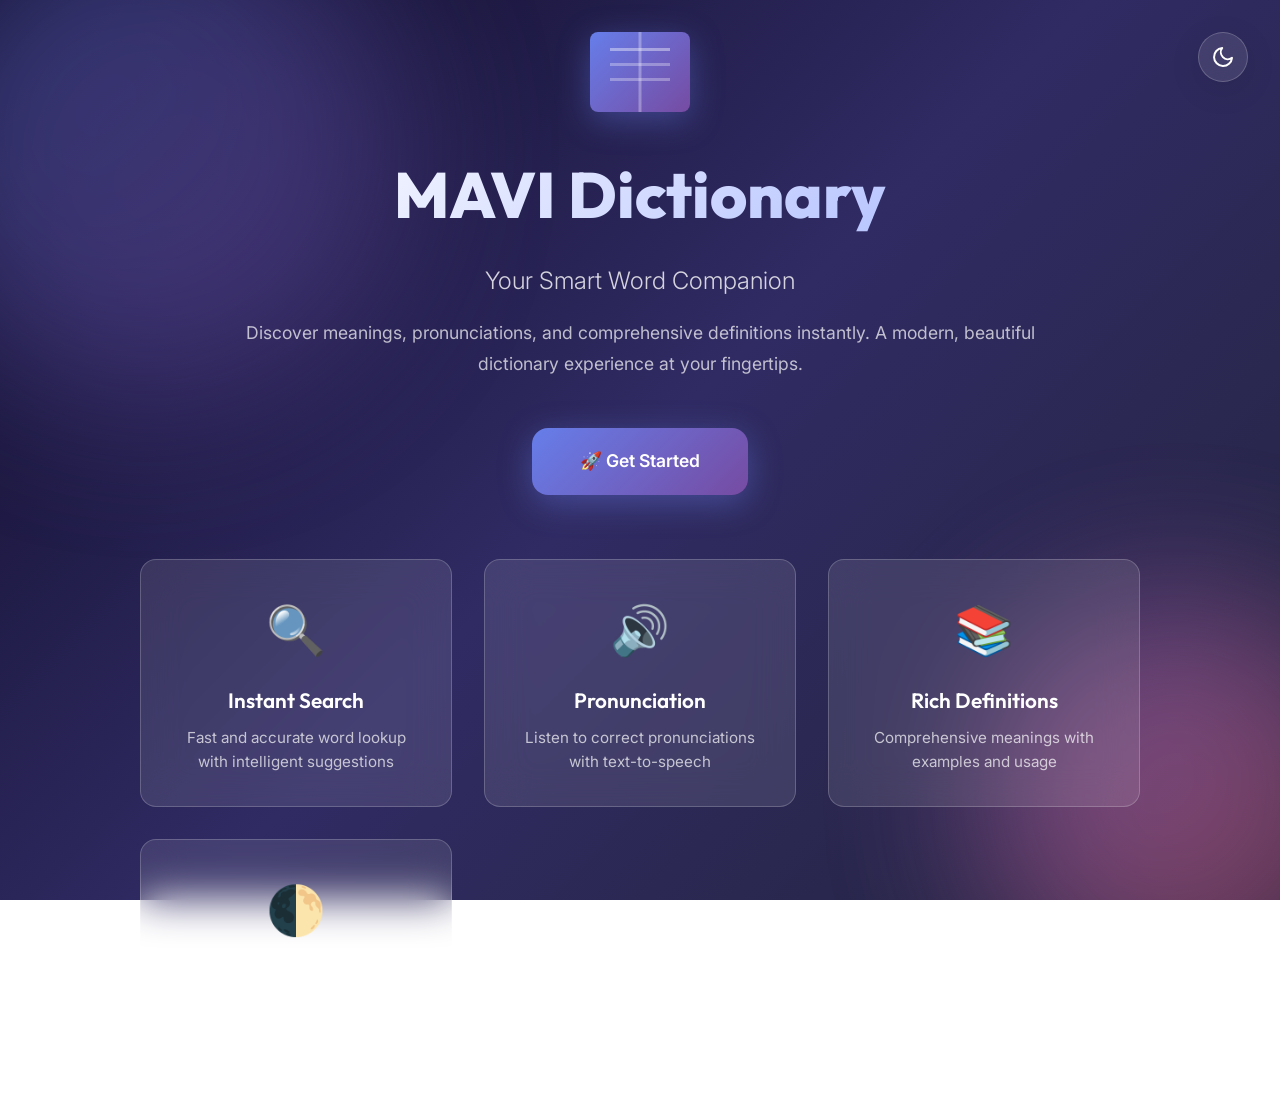
<file: index.html>
<!DOCTYPE html>
<html lang="en">
<head>
    <meta charset="UTF-8">
    <meta name="viewport" content="width=device-width, initial-scale=1.0">
    <meta name="description" content="MAVI Dictionary - Your modern, feature-rich dictionary application for word lookup, pronunciation, and definitions">
    <meta name="keywords" content="dictionary, word lookup, pronunciation, definitions, mavi dictionary">
    <meta name="author" content="MAVI Dictionary">
    <meta name="theme-color" content="#6366f1">
    
    <title>📖MAVI Dictionary - Your Smart Word Companion</title>
    
    <!-- Favicon -->
    <link rel="icon" type="image/svg+xml" href="data:image/svg+xml,<svg xmlns='http://www.w3.org/2000/svg' viewBox='0 0 100 100'><text y='.9em' font-size='90'>📖</text></svg>">
    
    <!-- Google Fonts -->
    <link rel="preconnect" href="https://fonts.googleapis.com">
    <link rel="preconnect" href="https://fonts.gstatic.com" crossorigin>
    <link href="https://fonts.googleapis.com/css2?family=Inter:wght@300;400;500;600;700;800&family=Outfit:wght@300;400;500;600;700;800&display=swap" rel="stylesheet">
    
    <style>
        /* Reset & Variables */
        * {
            margin: 0;
            padding: 0;
            box-sizing: border-box;
        }

        :root {
            --primary: #667eea;
            --secondary: #764ba2;
            --accent: #4facfe;
            --bg-gradient: linear-gradient(135deg, #0f0c29 0%, #302b63 50%, #24243e 100%);
            --glass-bg: rgba(255, 255, 255, 0.1);
            --glass-border: rgba(255, 255, 255, 0.2);
            --spacing: 2rem;
            --radius: 16px;
            --transition: 0.3s ease;
        }

        /* Light Theme */
        body.light-theme {
            --bg-gradient: linear-gradient(135deg, #e0e7ff 0%, #f0f4f8 50%, #e0e7ff 100%);
            --glass-bg: rgba(255, 255, 255, 0.7);
            --glass-border: rgba(0, 0, 0, 0.1);
            color: #1a202c;
        }

        body.light-theme h1 {
            background: linear-gradient(135deg, #667eea, #764ba2);
            -webkit-background-clip: text;
            -webkit-text-fill-color: transparent;
            background-clip: text;
        }

        body.light-theme .tagline,
        body.light-theme .description,
        body.light-theme .feature-text {
            color: #4a5568;
        }

        body.light-theme .orb {
            opacity: 0.2;
        }

        body {
            font-family: 'Inter', sans-serif;
            background: var(--bg-gradient);
            background-attachment: fixed;
            color: #ffffff;
            line-height: 1.6;
            overflow-x: hidden;
        }

        /* Background Animation */
        .bg-animation {
            position: fixed;
            top: 0;
            left: 0;
            width: 100%;
            height: 100%;
            z-index: 0;
            overflow: hidden;
            pointer-events: none;
        }

        .orb {
            position: absolute;
            border-radius: 50%;
            filter: blur(80px);
            opacity: 0.4;
            animation: float 20s infinite ease-in-out;
        }

        .orb-1 {
            width: 500px;
            height: 500px;
            background: linear-gradient(135deg, #667eea, #764ba2);
            top: -100px;
            left: -100px;
        }

        .orb-2 {
            width: 400px;
            height: 400px;
            background: linear-gradient(135deg, #f093fb, #f5576c);
            bottom: -100px;
            right: -100px;
            animation-delay: 7s;
        }

        @keyframes float {
            0%, 100% { transform: translate(0, 0) scale(1); }
            33% { transform: translate(50px, -50px) scale(1.1); }
            66% { transform: translate(-50px, 50px) scale(0.9); }
        }

        /* Container */
        .container {
            position: relative;
            z-index: 1;
            min-height: 100vh;
            display: flex;
            flex-direction: column;
            justify-content: center;
            align-items: center;
            padding: var(--spacing);
            text-align: center;
        }

        /* Hero Section */
        .hero {
            max-width: 800px;
            animation: fadeInUp 1s ease;
        }

        .logo {
            width: 100px;
            height: 80px;
            margin: 0 auto 2rem;
            background: linear-gradient(135deg, #667eea, #764ba2);
            border-radius: 8px;
            display: flex;
            align-items: center;
            justify-content: center;
            box-shadow: 0 8px 32px rgba(102, 126, 234, 0.4);
            position: relative;
            animation: bounce 2s infinite;
        }

        .logo::before {
            content: '';
            position: absolute;
            left: 50%;
            top: 0;
            width: 3px;
            height: 100%;
            background: rgba(255, 255, 255, 0.3);
            transform: translateX(-50%);
        }

        .logo::after {
            content: '';
            position: absolute;
            left: 50%;
            top: 20%;
            width: 60%;
            height: 3px;
            background: rgba(255, 255, 255, 0.4);
            transform: translateX(-50%);
            box-shadow: 0 15px 0 rgba(255, 255, 255, 0.3), 0 30px 0 rgba(255, 255, 255, 0.3);
        }

        @keyframes bounce {
            0%, 100% { transform: translateY(0); }
            50% { transform: translateY(-10px); }
        }

        h1 {
            font-family: 'Outfit', sans-serif;
            font-size: clamp(2.5rem, 6vw, 4rem);
            font-weight: 800;
            background: linear-gradient(135deg, #ffffff, #a8b8ff);
            -webkit-background-clip: text;
            -webkit-text-fill-color: transparent;
            background-clip: text;
            margin-bottom: 1rem;
            animation: fadeInUp 1s ease 0.2s backwards;
        }

        .tagline {
            font-size: clamp(1.1rem, 3vw, 1.5rem);
            color: rgba(255, 255, 255, 0.8);
            margin-bottom: 1rem;
            font-weight: 300;
            animation: fadeInUp 1s ease 0.4s backwards;
        }

        .description {
            font-size: 1.1rem;
            color: rgba(255, 255, 255, 0.7);
            margin-bottom: 3rem;
            line-height: 1.8;
            animation: fadeInUp 1s ease 0.6s backwards;
        }

        /* CTA Button */
        .cta-button {
            display: inline-block;
            padding: 1.2rem 3rem;
            background: linear-gradient(135deg, #667eea, #764ba2);
            color: #ffffff;
            text-decoration: none;
            border-radius: var(--radius);
            font-weight: 600;
            font-size: 1.1rem;
            box-shadow: 0 8px 32px rgba(102, 126, 234, 0.4);
            transition: all var(--transition);
            animation: fadeInUp 1s ease 0.8s backwards;
        }

        .cta-button:hover {
            transform: translateY(-5px) scale(1.05);
            box-shadow: 0 12px 48px rgba(102, 126, 234, 0.6);
        }

        .cta-button:active {
            transform: translateY(-2px) scale(1.02);
        }

        /* Features */
        .features {
            display: grid;
            grid-template-columns: repeat(auto-fit, minmax(250px, 1fr));
            gap: 2rem;
            max-width: 1000px;
            margin: 4rem auto 0;
            animation: fadeInUp 1s ease 1s backwards;
        }

        .feature-card {
            background: var(--glass-bg);
            backdrop-filter: blur(20px);
            -webkit-backdrop-filter: blur(20px);
            border: 1px solid var(--glass-border);
            border-radius: var(--radius);
            padding: 2rem;
            transition: all var(--transition);
        }

        .feature-card:hover {
            transform: translateY(-10px);
            border-color: rgba(255, 255, 255, 0.3);
            box-shadow: 0 12px 48px rgba(102, 126, 234, 0.3);
        }

        .feature-icon {
            font-size: 3rem;
            margin-bottom: 1rem;
            display: block;
        }

        .feature-title {
            font-family: 'Outfit', sans-serif;
            font-size: 1.3rem;
            font-weight: 600;
            margin-bottom: 0.5rem;
            color: #ffffff;
        }

        .feature-text {
            color: rgba(255, 255, 255, 0.7);
            font-size: 0.95rem;
        }

        /* Animations */
        @keyframes fadeInUp {
            from {
                opacity: 0;
                transform: translateY(30px);
            }
            to {
                opacity: 1;
                transform: translateY(0);
            }
        }

        body.light-theme .home-button svg {
            stroke: var(--primary-color);
        }

        /* Theme Toggle Button */
        .theme-toggle {
            position: fixed;
            top: 2rem;
            right: 2rem;
            z-index: 1000;
            width: 50px;
            height: 50px;
            border-radius: 50%;
            background: var(--glass-bg);
            backdrop-filter: blur(20px);
            -webkit-backdrop-filter: blur(20px);
            border: 1px solid var(--glass-border);
            box-shadow: 0 8px 32px rgba(0, 0, 0, 0.1);
            cursor: pointer;
            display: flex;
            align-items: center;
            justify-content: center;
            transition: all var(--transition);
        }

        .theme-toggle:hover {
            transform: scale(1.1) rotate(10deg);
            box-shadow: 0 12px 48px rgba(102, 126, 234, 0.4);
        }

        .theme-toggle:active {
            transform: scale(0.95);
        }

        .theme-toggle svg {
            width: 24px;
            height: 24px;
            stroke: #ffffff;
            transition: all var(--transition);
        }

        body.light-theme .theme-toggle svg {
            stroke: var(--primary);
        }

        .sun-icon {
            display: none;
        }

        .moon-icon {
            display: block;
        }

        body.light-theme .sun-icon {
            display: block;
        }

        body.light-theme .moon-icon {
            display: none;
        }

        /* Responsive */
        @media (max-width: 768px) {
            .container {
                padding: 1.5rem;
            }

            .features {
                grid-template-columns: 1fr;
                gap: 1.5rem;
                margin-top: 3rem;
            }

            .cta-button {
                padding: 1rem 2rem;
                width: 100%;
            }
        }
    </style>
</head>
<body>
    <!-- Background Animation -->
    <div class="bg-animation">
        <div class="orb orb-1"></div>
        <div class="orb orb-2"></div>
    </div>

    <!-- Theme Toggle Button -->
    <button id="theme-toggle" class="theme-toggle" aria-label="Toggle theme">
        <svg class="sun-icon" xmlns="http://www.w3.org/2000/svg" width="24" height="24" viewBox="0 0 24 24" fill="none" stroke="currentColor" stroke-width="2" stroke-linecap="round" stroke-linejoin="round">
            <circle cx="12" cy="12" r="5"></circle>
            <line x1="12" y1="1" x2="12" y2="3"></line>
            <line x1="12" y1="21" x2="12" y2="23"></line>
            <line x1="4.22" y1="4.22" x2="5.64" y2="5.64"></line>
            <line x1="18.36" y1="18.36" x2="19.78" y2="19.78"></line>
            <line x1="1" y1="12" x2="3" y2="12"></line>
            <line x1="21" y1="12" x2="23" y2="12"></line>
            <line x1="4.22" y1="19.78" x2="5.64" y2="18.36"></line>
            <line x1="18.36" y1="5.64" x2="19.78" y2="4.22"></line>
        </svg>
        <svg class="moon-icon" xmlns="http://www.w3.org/2000/svg" width="24" height="24" viewBox="0 0 24 24" fill="none" stroke="currentColor" stroke-width="2" stroke-linecap="round" stroke-linejoin="round">
            <path d="M21 12.79A9 9 0 1 1 11.21 3 7 7 0 0 0 21 12.79z"></path>
        </svg>
    </button>

    <!-- Main Container -->
    <div class="container">
        <!-- Hero Section -->
        <div class="hero">
            <div class="logo"></div>
            <h1>MAVI Dictionary</h1>
            <p class="tagline">Your Smart Word Companion</p>
            <p class="description">
                Discover meanings, pronunciations, and comprehensive definitions instantly. 
                A modern, beautiful dictionary experience at your fingertips.
            </p>
            <a href="app.html" class="cta-button">🚀 Get Started</a>
        </div>

        <!-- Features Section -->
        <div class="features">
            <div class="feature-card">
                <span class="feature-icon">🔍</span>
                <h3 class="feature-title">Instant Search</h3>
                <p class="feature-text">Fast and accurate word lookup with intelligent suggestions</p>
            </div>

            <div class="feature-card">
                <span class="feature-icon">🔊</span>
                <h3 class="feature-title">Pronunciation</h3>
                <p class="feature-text">Listen to correct pronunciations with text-to-speech</p>
            </div>

            <div class="feature-card">
                <span class="feature-icon">📚</span>
                <h3 class="feature-title">Rich Definitions</h3>
                <p class="feature-text">Comprehensive meanings with examples and usage</p>
            </div>

            <div class="feature-card">
                <span class="feature-icon">🌓</span>
                <h3 class="feature-title">Dark/Light Mode</h3>
                <p class="feature-text">Toggle between themes for comfortable reading</p>
            </div>
        </div>
    </div>

    <script>
        // Theme Toggle Functionality
        const themeToggle = document.getElementById('theme-toggle');
        
        // Load saved theme
        const savedTheme = localStorage.getItem('dictionary-theme');
        if (savedTheme === 'light') {
            document.body.classList.add('light-theme');
        }
        
        // Toggle theme on button click
        themeToggle.addEventListener('click', () => {
            document.body.classList.toggle('light-theme');
            const isLight = document.body.classList.contains('light-theme');
            localStorage.setItem('dictionary-theme', isLight ? 'light' : 'dark');
        });
    </script>
</body>
</html>
</file>
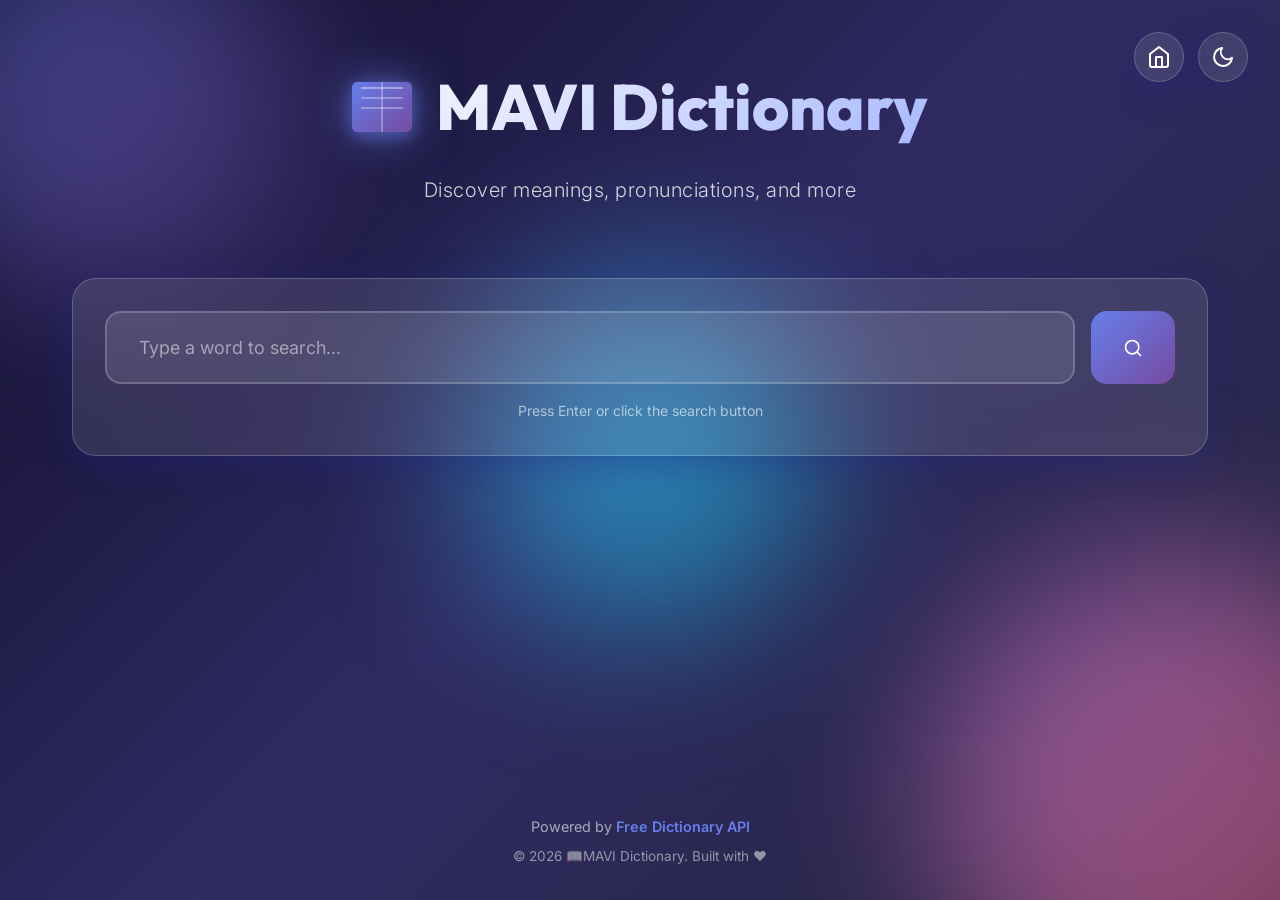
<file: app.html>
<!DOCTYPE html>
<html lang="en">
<head>
    <meta charset="UTF-8">
    <meta name="viewport" content="width=device-width, initial-scale=1.0">
    <meta name="description" content="A modern, accessible dictionary application with pronunciation audio and comprehensive word definitions">
    <meta name="keywords" content="dictionary, word lookup, pronunciation, definitions, synonyms">
    <meta name="author" content="MAVI Dictionary">
    <meta name="theme-color" content="#6366f1">
    
    <!-- SEO Meta Tags -->
    <title>📖MAVI Dictionary - Word Lookup & Pronunciation</title>
    
    <!-- Preconnect to API -->
    <link rel="preconnect" href="https://api.dictionaryapi.dev">
    
    <!-- Favicon -->
    <link rel="icon" type="image/svg+xml" href="data:image/svg+xml,<svg xmlns='http://www.w3.org/2000/svg' viewBox='0 0 100 100'><text y='.9em' font-size='90'>📖</text></svg>">
    
    <!-- Stylesheet -->
    <link rel="stylesheet" href="style.css">
    
    <!-- Google Fonts -->
    <link rel="preconnect" href="https://fonts.googleapis.com">
    <link rel="preconnect" href="https://fonts.gstatic.com" crossorigin>
    <link href="https://fonts.googleapis.com/css2?family=Inter:wght@300;400;500;600;700;800&family=Outfit:wght@300;400;500;600;700;800&display=swap" rel="stylesheet">
</head>
<body>
    <!-- Background Animation -->
    <div class="background-animation">
        <div class="orb orb-1"></div>
        <div class="orb orb-2"></div>
        <div class="orb orb-3"></div>
    </div>

    <!-- Main Container -->
    <div class="container">
        <!-- Theme Toggle Button -->
        <button id="theme-toggle" class="theme-toggle" aria-label="Toggle theme">
            <svg class="sun-icon" xmlns="http://www.w3.org/2000/svg" width="24" height="24" viewBox="0 0 24 24" fill="none" stroke="currentColor" stroke-width="2" stroke-linecap="round" stroke-linejoin="round">
                <circle cx="12" cy="12" r="5"></circle>
                <line x1="12" y1="1" x2="12" y2="3"></line>
                <line x1="12" y1="21" x2="12" y2="23"></line>
                <line x1="4.22" y1="4.22" x2="5.64" y2="5.64"></line>
                <line x1="18.36" y1="18.36" x2="19.78" y2="19.78"></line>
                <line x1="1" y1="12" x2="3" y2="12"></line>
                <line x1="21" y1="12" x2="23" y2="12"></line>
                <line x1="4.22" y1="19.78" x2="5.64" y2="18.36"></line>
                <line x1="18.36" y1="5.64" x2="19.78" y2="4.22"></line>
            </svg>
            <svg class="moon-icon" xmlns="http://www.w3.org/2000/svg" width="24" height="24" viewBox="0 0 24 24" fill="none" stroke="currentColor" stroke-width="2" stroke-linecap="round" stroke-linejoin="round">
                <path d="M21 12.79A9 9 0 1 1 11.21 3 7 7 0 0 0 21 12.79z"></path>
            </svg>
        </button>

        <!-- Home Button -->
        <a href="index.html" class="home-button" aria-label="Go to home">
            <svg xmlns="http://www.w3.org/2000/svg" width="24" height="24" viewBox="0 0 24 24" fill="none" stroke="currentColor" stroke-width="2" stroke-linecap="round" stroke-linejoin="round">
                <path d="m3 9 9-7 9 7v11a2 2 0 0 1-2 2H5a2 2 0 0 1-2-2z"></path>
                <polyline points="9 22 9 12 15 12 15 22"></polyline>
            </svg>
        </a>
        
        <!-- Header -->
        <header class="header">
            <div class="header-content">
                <h1 class="app-title">
                    <span class="icon book-icon"></span>
                    <span class="title-text">MAVI Dictionary</span>
                </h1>
                <p class="app-subtitle">Discover meanings, pronunciations, and more</p>
            </div>
        </header>

        <!-- Search Section -->
        <section class="search-section" role="search">
            <div class="search-container glass-card">
                <div class="search-input-wrapper">
                    <label for="search-input" class="sr-only">Search for a word</label>
                    <input 
                        type="text" 
                        id="search-input" 
                        class="search-input" 
                        placeholder="Type a word to search..."
                        aria-label="Search for a word"
                        autocomplete="off"
                        spellcheck="false"
                    >
                    <button 
                        id="search-btn" 
                        class="search-btn"
                        aria-label="Search"
                        type="button"
                    >
                        <svg xmlns="http://www.w3.org/2000/svg" width="20" height="20" viewBox="0 0 24 24" fill="none" stroke="currentColor" stroke-width="2" stroke-linecap="round" stroke-linejoin="round">
                            <circle cx="11" cy="11" r="8"></circle>
                            <path d="m21 21-4.35-4.35"></path>
                        </svg>
                    </button>
                </div>
                <p id="search-hint" class="search-hint">Press Enter or click the search button</p>
            </div>
        </section>

        <!-- Loading Indicator -->
        <div id="loading-indicator" class="loading-container" role="status" aria-live="polite" aria-hidden="true">
            <div class="loading-spinner"></div>
            <p class="loading-text">Searching...</p>
        </div>

        <!-- Error Message -->
        <div id="error-container" class="error-container" role="alert" aria-live="assertive" aria-hidden="true">
            <div class="error-card glass-card">
                <div class="error-icon">⚠️</div>
                <h2 class="error-title" id="error-title">Oops!</h2>
                <p class="error-message" id="error-message"></p>
                <button id="dismiss-error" class="btn-primary">Dismiss</button>
            </div>
        </div>

        <!-- Results Section -->
        <main id="results-container" class="results-container" role="main" aria-live="polite">
            <!-- Results will be dynamically inserted here -->
        </main>

        <!-- Footer -->
        <footer class="footer">
            <p class="footer-text">
                Powered by <a href="https://dictionaryapi.dev/" target="_blank" rel="noopener noreferrer" class="footer-link">Free Dictionary API</a>
            </p>
            <p class="footer-copyright">© 2026 📖MAVI Dictionary. Built with ❤️</p>
        </footer>
    </div>

    <!-- JavaScript -->
    <script src="app.js"></script>
    
    <!-- Service Worker Registration -->
    <script>
        // Register service worker for offline functionality
        if ('serviceWorker' in navigator) {
            window.addEventListener('load', () => {
                navigator.serviceWorker.register('./service-worker.js')
                    .then(registration => {
                        console.log('ServiceWorker registered:', registration.scope);
                    })
                    .catch(err => {
                        console.log('ServiceWorker registration failed:', err);
                    });
            });
        }
    </script>
</body>
</html>
</file>
<file: style.css>
/* ============================================
   DICTIONARY APP - GLASSMORPHIC 3D DESIGN
   ============================================ */

/* ============================================
   CSS RESET & BASE STYLES
   ============================================ */
* {
    margin: 0;
    padding: 0;
    box-sizing: border-box;
}

:root {
    /* Color Palette - Vibrant & Modern */
    --primary-gradient: linear-gradient(135deg, #667eea 0%, #764ba2 100%);
    --secondary-gradient: linear-gradient(135deg, #f093fb 0%, #f5576c 100%);
    --accent-gradient: linear-gradient(135deg, #4facfe 0%, #00f2fe 100%);
    --success-gradient: linear-gradient(135deg, #43e97b 0%, #38f9d7 100%);
    --error-gradient: linear-gradient(135deg, #fa709a 0%, #fee140 100%);

    --primary-color: #667eea;
    --secondary-color: #764ba2;
    --accent-color: #4facfe;
    --success-color: #43e97b;
    --error-color: #fa709a;

    /* Glassmorphism */
    --glass-bg: rgba(255, 255, 255, 0.1);
    --glass-border: rgba(255, 255, 255, 0.2);
    --glass-shadow: 0 8px 32px 0 rgba(31, 38, 135, 0.37);

    /* Dark Background */
    --bg-dark: #0f0c29;
    --bg-gradient: linear-gradient(135deg, #0f0c29 0%, #302b63 50%, #24243e 100%);

    /* Typography */
    --font-primary: 'Inter', -apple-system, BlinkMacSystemFont, 'Segoe UI', sans-serif;
    --font-display: 'Outfit', -apple-system, BlinkMacSystemFont, 'Segoe UI', sans-serif;

    /* Spacing */
    --spacing-xs: 0.5rem;
    --spacing-sm: 1rem;
    --spacing-md: 1.5rem;
    --spacing-lg: 2rem;
    --spacing-xl: 3rem;

    /* Border Radius */
    --radius-sm: 8px;
    --radius-md: 16px;
    --radius-lg: 24px;
    --radius-xl: 32px;

    /* Transitions */
    --transition-fast: 0.2s ease;
    --transition-base: 0.3s ease;
    --transition-slow: 0.5s ease;

    /* Z-index layers */
    --z-background: 0;
    --z-content: 10;
    --z-header: 100;
    --z-modal: 1000;
}

/* Light Theme Variables */
body.light-theme {
    --bg-dark: #f0f4f8;
    --bg-gradient: linear-gradient(135deg, #e0e7ff 0%, #f0f4f8 50%, #e0e7ff 100%);
    --glass-bg: rgba(255, 255, 255, 0.7);
    --glass-border: rgba(0, 0, 0, 0.1);
    --glass-shadow: 0 8px 32px 0 rgba(0, 0, 0, 0.1);
    --primary-color: #667eea;
    --text-primary: #1a202c;
    --text-secondary: #4a5568;
}

body.light-theme {
    color: var(--text-primary);
}

body.light-theme .app-title {
    background: linear-gradient(135deg, #667eea, #764ba2);
    -webkit-background-clip: text;
    -webkit-text-fill-color: transparent;
    background-clip: text;
}

body.light-theme .app-subtitle,
body.light-theme .search-input,
body.light-theme .word-title,
body.light-theme .definition-text {
    color: var(--text-primary);
}

body.light-theme .search-input::placeholder {
    color: rgba(0, 0, 0, 0.4);
}

body.light-theme .phonetic-text,
body.light-theme .example-text {
    color: var(--text-secondary);
}

/* ============================================
   GLOBAL STYLES
   ============================================ */
html {
    font-size: 16px;
    scroll-behavior: smooth;
}

body {
    font-family: var(--font-primary);
    background: var(--bg-gradient);
    background-attachment: fixed;
    color: #ffffff;
    line-height: 1.6;
    min-height: 100vh;
    overflow-x: hidden;
    position: relative;
}

/* Screen Reader Only */
.sr-only {
    position: absolute;
    width: 1px;
    height: 1px;
    padding: 0;
    margin: -1px;
    overflow: hidden;
    clip: rect(0, 0, 0, 0);
    white-space: nowrap;
    border-width: 0;
}

/* ============================================
   BACKGROUND ANIMATION
   ============================================ */
.background-animation {
    position: fixed;
    top: 0;
    left: 0;
    width: 100%;
    height: 100%;
    z-index: var(--z-background);
    overflow: hidden;
    pointer-events: none;
}

.orb {
    position: absolute;
    border-radius: 50%;
    filter: blur(80px);
    opacity: 0.5;
    animation: float 20s infinite ease-in-out;
}

.orb-1 {
    width: 400px;
    height: 400px;
    background: linear-gradient(135deg, #667eea, #764ba2);
    top: -100px;
    left: -100px;
    animation-delay: 0s;
}

.orb-2 {
    width: 500px;
    height: 500px;
    background: linear-gradient(135deg, #f093fb, #f5576c);
    bottom: -150px;
    right: -150px;
    animation-delay: 5s;
}

.orb-3 {
    width: 350px;
    height: 350px;
    background: linear-gradient(135deg, #4facfe, #00f2fe);
    top: 50%;
    left: 50%;
    transform: translate(-50%, -50%);
    animation-delay: 10s;
}

@keyframes float {

    0%,
    100% {
        transform: translate(0, 0) scale(1);
    }

    33% {
        transform: translate(50px, -50px) scale(1.1);
    }

    66% {
        transform: translate(-50px, 50px) scale(0.9);
    }
}

/* ============================================
   THEME TOGGLE BUTTON
   ============================================ */
.theme-toggle {
    position: fixed;
    top: 2rem;
    right: 2rem;
    z-index: var(--z-modal);
    width: 50px;
    height: 50px;
    border-radius: 50%;
    background: var(--glass-bg);
    backdrop-filter: blur(20px);
    -webkit-backdrop-filter: blur(20px);
    border: 1px solid var(--glass-border);
    box-shadow: var(--glass-shadow);
    cursor: pointer;
    display: flex;
    align-items: center;
    justify-content: center;
    transition: all var(--transition-base);
}

.theme-toggle:hover {
    transform: scale(1.1) rotate(10deg);
    box-shadow: 0 12px 48px 0 rgba(102, 126, 234, 0.4);
}

.theme-toggle:active {
    transform: scale(0.95);
}

.theme-toggle svg {
    width: 24px;
    height: 24px;
    stroke: #ffffff;
    transition: all var(--transition-base);
}

body.light-theme .theme-toggle svg {
    stroke: var(--primary-color);
}

.sun-icon {
    display: none;
}

.moon-icon {
    display: block;
}

body.light-theme .sun-icon {
    display: block;
}

body.light-theme .moon-icon {
    display: none;
}

/* Home Button */
.home-button {
    position: fixed;
    top: 2rem;
    right: 6rem;
    z-index: var(--z-modal);
    width: 50px;
    height: 50px;
    border-radius: 50%;
    background: var(--glass-bg);
    backdrop-filter: blur(20px);
    -webkit-backdrop-filter: blur(20px);
    border: 1px solid var(--glass-border);
    box-shadow: var(--glass-shadow);
    cursor: pointer;
    display: flex;
    align-items: center;
    justify-content: center;
    transition: all var(--transition-base);
    text-decoration: none;
}

.home-button:hover {
    transform: scale(1.1) translateY(-2px);
    box-shadow: 0 12px 48px 0 rgba(102, 126, 234, 0.4);
}

.home-button:active {
    transform: scale(0.95);
}

.home-button svg {
    width: 24px;
    height: 24px;
    stroke: #ffffff;
    transition: all var(--transition-base);
}

body.light-theme .home-button svg {
    stroke: var(--primary-color);
}


/* ============================================
   CONTAINER & LAYOUT
   ============================================ */
.container {
    max-width: 1200px;
    margin: 0 auto;
    padding: var(--spacing-lg);
    position: relative;
    z-index: var(--z-content);
    min-height: 100vh;
    display: flex;
    flex-direction: column;
}

/* ============================================
   GLASSMORPHIC CARD
   ============================================ */
.glass-card {
    background: var(--glass-bg);
    backdrop-filter: blur(20px);
    -webkit-backdrop-filter: blur(20px);
    border: 1px solid var(--glass-border);
    box-shadow: var(--glass-shadow);
    border-radius: var(--radius-lg);
    transition: all var(--transition-base);
}

.glass-card:hover {
    transform: translateY(-5px);
    box-shadow: 0 12px 48px 0 rgba(31, 38, 135, 0.5);
    border-color: rgba(255, 255, 255, 0.3);
}

/* ============================================
   HEADER
   ============================================ */
.header {
    text-align: center;
    margin-bottom: var(--spacing-xl);
    animation: fadeInDown 0.8s ease;
}

.header-content {
    display: inline-block;
    padding: var(--spacing-md);
}

.app-title {
    font-family: var(--font-display);
    font-size: clamp(2.5rem, 5vw, 4rem);
    font-weight: 800;
    background: linear-gradient(135deg, #ffffff, #a8b8ff);
    -webkit-background-clip: text;
    -webkit-text-fill-color: transparent;
    background-clip: text;
    margin-bottom: var(--spacing-sm);
    display: flex;
    align-items: center;
    justify-content: center;
    gap: var(--spacing-md);
}

.icon {
    font-size: clamp(3rem, 6vw, 5rem);
    animation: bounce 2s infinite;
    filter: drop-shadow(0 0 20px rgba(102, 126, 234, 0.6));
    display: inline-block;
}

@keyframes bounce {

    0%,
    100% {
        transform: translateY(0) scale(1);
    }

    50% {
        transform: translateY(-15px) scale(1.1);
    }
}

/* CSS Book Icon */
.book-icon {
    width: 60px;
    height: 50px;
    background: linear-gradient(135deg, #667eea 0%, #764ba2 100%);
    border-radius: 5px;
    position: relative;
    display: inline-block !important;
    box-shadow: 0 4px 15px rgba(102, 126, 234, 0.5);
}

.book-icon::before {
    content: '';
    position: absolute;
    left: 50%;
    top: 0;
    width: 2px;
    height: 100%;
    background: rgba(255, 255, 255, 0.3);
    transform: translateX(-50%);
}

.book-icon::after {
    content: '';
    position: absolute;
    left: 50%;
    top: 10%;
    width: 70%;
    height: 2px;
    background: rgba(255, 255, 255, 0.4);
    transform: translateX(-50%);
    box-shadow:
        0 10px 0 rgba(255, 255, 255, 0.3),
        0 20px 0 rgba(255, 255, 255, 0.3);
}


.app-subtitle {
    font-size: clamp(1rem, 2vw, 1.25rem);
    color: rgba(255, 255, 255, 0.8);
    font-weight: 300;
    letter-spacing: 0.5px;
}

/* ============================================
   SEARCH SECTION
   ============================================ */
.search-section {
    margin-bottom: var(--spacing-lg);
    animation: fadeInUp 0.8s ease;
}

.search-container {
    padding: var(--spacing-lg);
}

.search-input-wrapper {
    display: flex;
    gap: var(--spacing-sm);
    margin-bottom: var(--spacing-sm);
}

.search-input {
    flex: 1;
    padding: var(--spacing-md) var(--spacing-lg);
    font-size: 1.125rem;
    font-family: var(--font-primary);
    background: rgba(255, 255, 255, 0.1);
    border: 2px solid rgba(255, 255, 255, 0.2);
    border-radius: var(--radius-md);
    color: #ffffff;
    outline: none;
    transition: all var(--transition-base);
}

.search-input::placeholder {
    color: rgba(255, 255, 255, 0.5);
}

.search-input:focus {
    background: rgba(255, 255, 255, 0.15);
    border-color: var(--primary-color);
    box-shadow: 0 0 0 4px rgba(102, 126, 234, 0.2);
    transform: scale(1.01);
}

.search-btn {
    padding: var(--spacing-md) var(--spacing-lg);
    background: var(--primary-gradient);
    border: none;
    border-radius: var(--radius-md);
    color: #ffffff;
    font-weight: 600;
    cursor: pointer;
    transition: all var(--transition-base);
    display: flex;
    align-items: center;
    justify-content: center;
    min-width: 60px;
}

.search-btn:hover {
    transform: scale(1.05);
    box-shadow: 0 8px 24px rgba(102, 126, 234, 0.4);
}

.search-btn:active {
    transform: scale(0.98);
}

.search-btn:focus {
    outline: 2px solid #ffffff;
    outline-offset: 2px;
}

.search-hint {
    font-size: 0.875rem;
    color: rgba(255, 255, 255, 0.6);
    text-align: center;
}

/* ============================================
   LOADING INDICATOR
   ============================================ */
.loading-container {
    display: none;
    flex-direction: column;
    align-items: center;
    justify-content: center;
    padding: var(--spacing-xl);
    gap: var(--spacing-md);
    animation: fadeIn 0.3s ease;
}

.loading-container[aria-hidden="false"] {
    display: flex;
}

.loading-spinner {
    width: 60px;
    height: 60px;
    border: 4px solid rgba(255, 255, 255, 0.2);
    border-top-color: var(--primary-color);
    border-radius: 50%;
    animation: spin 1s linear infinite;
}

@keyframes spin {
    to {
        transform: rotate(360deg);
    }
}

.loading-text {
    font-size: 1.125rem;
    color: rgba(255, 255, 255, 0.8);
    font-weight: 500;
}

/* ============================================
   ERROR CONTAINER
   ============================================ */
.error-container {
    display: none;
    padding: var(--spacing-lg) 0;
    animation: fadeIn 0.3s ease;
}

.error-container[aria-hidden="false"] {
    display: block;
}

.error-card {
    padding: var(--spacing-xl);
    text-align: center;
    background: rgba(250, 112, 154, 0.1);
    border-color: rgba(250, 112, 154, 0.3);
}

.error-icon {
    font-size: 4rem;
    margin-bottom: var(--spacing-md);
    animation: shake 0.5s ease;
}

@keyframes shake {

    0%,
    100% {
        transform: translateX(0);
    }

    25% {
        transform: translateX(-10px);
    }

    75% {
        transform: translateX(10px);
    }
}

.error-title {
    font-family: var(--font-display);
    font-size: 2rem;
    margin-bottom: var(--spacing-sm);
    color: #ffffff;
}

.error-message {
    font-size: 1.125rem;
    color: rgba(255, 255, 255, 0.8);
    margin-bottom: var(--spacing-lg);
    line-height: 1.8;
}

.btn-primary {
    padding: var(--spacing-md) var(--spacing-xl);
    background: var(--primary-gradient);
    border: none;
    border-radius: var(--radius-md);
    color: #ffffff;
    font-size: 1rem;
    font-weight: 600;
    cursor: pointer;
    transition: all var(--transition-base);
}

.btn-primary:hover {
    transform: scale(1.05);
    box-shadow: 0 8px 24px rgba(102, 126, 234, 0.4);
}

.btn-primary:focus {
    outline: 2px solid #ffffff;
    outline-offset: 2px;
}

/* ============================================
   RESULTS CONTAINER
   ============================================ */
.results-container {
    flex: 1;
    animation: fadeIn 0.5s ease;
}

/* Word Header */
.word-header {
    padding: var(--spacing-xl);
    margin-bottom: var(--spacing-lg);
    text-align: center;
    position: relative;
}

.word-header::before {
    content: '';
    position: absolute;
    top: 0;
    left: 50%;
    transform: translateX(-50%);
    width: 100px;
    height: 4px;
    background: var(--primary-gradient);
    border-radius: 2px;
}

.word-title {
    font-family: var(--font-display);
    font-size: clamp(2rem, 4vw, 3rem);
    font-weight: 700;
    margin-bottom: var(--spacing-sm);
    color: #ffffff;
    word-break: break-word;
}

.phonetic-text {
    font-size: 1.25rem;
    color: rgba(255, 255, 255, 0.7);
    font-style: italic;
    margin-bottom: var(--spacing-md);
}

/* Audio Controls */
.audio-controls {
    display: flex;
    gap: var(--spacing-sm);
    justify-content: center;
    flex-wrap: wrap;
}

.audio-btn {
    padding: var(--spacing-sm) var(--spacing-lg);
    background: var(--accent-gradient);
    border: none;
    border-radius: var(--radius-md);
    color: #ffffff;
    font-size: 0.9rem;
    font-weight: 600;
    cursor: pointer;
    transition: all var(--transition-base);
    display: flex;
    align-items: center;
    gap: var(--spacing-xs);
}

.audio-btn:hover {
    transform: translateY(-2px);
    box-shadow: 0 8px 24px rgba(79, 172, 254, 0.4);
}

.audio-btn:active {
    transform: translateY(0);
}

.audio-btn:focus {
    outline: 2px solid #ffffff;
    outline-offset: 2px;
}

/* Meanings Section */
.meanings-section {
    display: grid;
    gap: var(--spacing-lg);
}

.meaning-card {
    padding: var(--spacing-lg);
}

.part-of-speech {
    display: inline-block;
    padding: var(--spacing-xs) var(--spacing-md);
    background: var(--primary-gradient);
    border-radius: var(--radius-sm);
    font-size: 0.875rem;
    font-weight: 600;
    text-transform: uppercase;
    letter-spacing: 1px;
    margin-bottom: var(--spacing-md);
}

.definitions-list {
    list-style: none;
    display: grid;
    gap: var(--spacing-md);
}

.definition-item {
    padding: var(--spacing-md);
    background: rgba(255, 255, 255, 0.05);
    border-left: 4px solid var(--primary-color);
    border-radius: var(--radius-sm);
    transition: all var(--transition-base);
}

.definition-item:hover {
    background: rgba(255, 255, 255, 0.08);
    transform: translateX(5px);
}

.definition-text {
    font-size: 1.125rem;
    margin-bottom: var(--spacing-sm);
    line-height: 1.8;
}

.definition-number {
    font-weight: 700;
    color: var(--primary-color);
    margin-right: var(--spacing-xs);
}

.example-text {
    font-size: 1rem;
    color: rgba(255, 255, 255, 0.7);
    font-style: italic;
    padding-left: var(--spacing-lg);
    border-left: 2px solid rgba(255, 255, 255, 0.2);
    margin-top: var(--spacing-sm);
}

.example-label {
    font-weight: 600;
    color: var(--accent-color);
}

/* Synonyms Section */
.synonyms-section {
    padding: var(--spacing-lg);
    margin-top: var(--spacing-lg);
}

.synonyms-title {
    font-size: 1.5rem;
    font-weight: 600;
    margin-bottom: var(--spacing-md);
    color: #ffffff;
}

.synonyms-list {
    display: flex;
    flex-wrap: wrap;
    gap: var(--spacing-sm);
}

.synonym-tag {
    padding: var(--spacing-xs) var(--spacing-md);
    background: var(--secondary-gradient);
    border-radius: var(--radius-lg);
    font-size: 0.9rem;
    font-weight: 500;
    transition: all var(--transition-base);
    cursor: pointer;
}

.synonym-tag:hover {
    transform: scale(1.05);
    box-shadow: 0 4px 12px rgba(118, 75, 162, 0.4);
}

/* ============================================
   FOOTER
   ============================================ */
.footer {
    margin-top: auto;
    padding-top: var(--spacing-xl);
    text-align: center;
}

.footer-text {
    font-size: 0.9rem;
    color: rgba(255, 255, 255, 0.6);
    margin-bottom: var(--spacing-xs);
}

.footer-link {
    color: var(--primary-color);
    text-decoration: none;
    font-weight: 600;
    transition: color var(--transition-fast);
}

.footer-link:hover {
    color: var(--accent-color);
    text-decoration: underline;
}

.footer-copyright {
    font-size: 0.85rem;
    color: rgba(255, 255, 255, 0.5);
}

/* ============================================
   ANIMATIONS
   ============================================ */
@keyframes fadeIn {
    from {
        opacity: 0;
    }

    to {
        opacity: 1;
    }
}

@keyframes fadeInUp {
    from {
        opacity: 0;
        transform: translateY(30px);
    }

    to {
        opacity: 1;
        transform: translateY(0);
    }
}

@keyframes fadeInDown {
    from {
        opacity: 0;
        transform: translateY(-30px);
    }

    to {
        opacity: 1;
        transform: translateY(0);
    }
}

/* ============================================
   RESPONSIVE DESIGN - MOBILE FIRST
   ============================================ */
@media (max-width: 768px) {
    .container {
        padding: var(--spacing-md);
    }

    .header {
        margin-bottom: var(--spacing-lg);
    }

    .app-title {
        flex-direction: column;
        gap: var(--spacing-sm);
    }

    .search-input-wrapper {
        flex-direction: column;
    }

    .search-btn {
        width: 100%;
        padding: var(--spacing-md);
    }

    .word-header {
        padding: var(--spacing-lg);
    }

    .meaning-card {
        padding: var(--spacing-md);
    }

    .orb {
        filter: blur(60px);
    }
}

@media (max-width: 480px) {
    html {
        font-size: 14px;
    }

    .glass-card {
        border-radius: var(--radius-md);
    }

    .search-container {
        padding: var(--spacing-md);
    }
}

/* ============================================
   ACCESSIBILITY - FOCUS STATES
   ============================================ */
*:focus-visible {
    outline: 2px solid var(--primary-color);
    outline-offset: 4px;
}

/* Reduce Motion for Accessibility */
@media (prefers-reduced-motion: reduce) {

    *,
    *::before,
    *::after {
        animation-duration: 0.01ms !important;
        animation-iteration-count: 1 !important;
        transition-duration: 0.01ms !important;
    }
}

/* High Contrast Mode Support */
@media (prefers-contrast: high) {
    .glass-card {
        border: 2px solid #ffffff;
    }

    .search-input {
        border: 2px solid #ffffff;
    }
}

/* ============================================
   PRINT STYLES
   ============================================ */
@media print {

    .background-animation,
    .search-section,
    .audio-controls,
    .footer {
        display: none;
    }

    body {
        background: #ffffff;
        color: #000000;
    }

    .glass-card {
        background: #ffffff;
        border: 1px solid #000000;
        box-shadow: none;
    }
}
</file>
